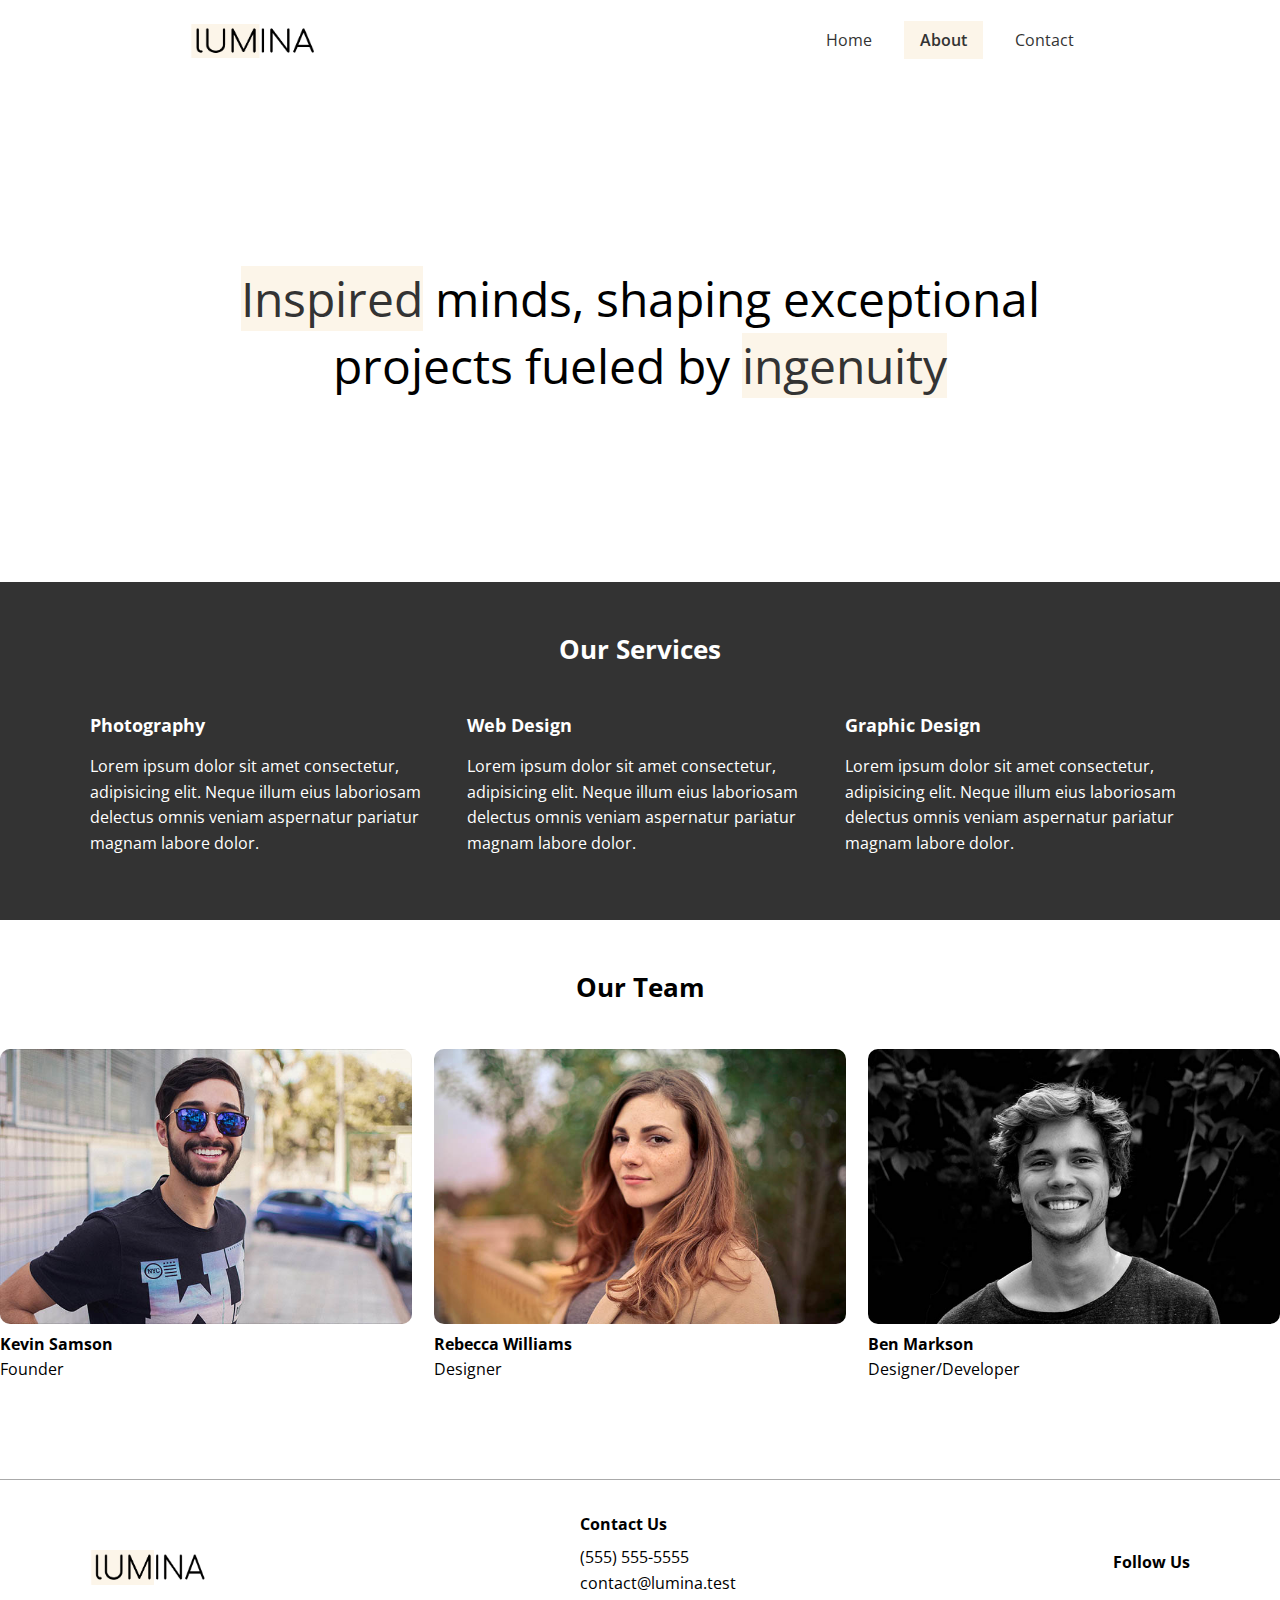
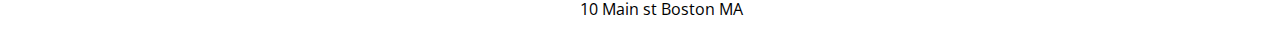
<file: about.html>
<!DOCTYPE html>
<html lang="en">
  <head>
    <meta charset="UTF-8" />
    <meta name="viewport" content="width=device-width, initial-scale=1.0" />
    <link
      rel="stylesheet"
      href="https://cdnjs.cloudflare.com/ajax/libs/font-awesome/6.5.2/css/all.min.css"
      integrity="sha512-SnH5WK+bZxgPHs44uWIX+LLJAJ9/2PkPKZ5QiAj6Ta86w+fsb2TkcmfRyVX3pBnMFcV7oQPJkl9QevSCWr3W6A=="
      crossorigin="anonymous"
      referrerpolicy="no-referrer"
    />
    <link rel="preconnect" href="https://fonts.googleapis.com" />
    <link rel="preconnect" href="https://fonts.gstatic.com" crossorigin />
    <link
      href="https://fonts.googleapis.com/css2?family=Open+Sans:ital,wght@0,300..800;1,300..800&display=swap"
      rel="stylesheet"
    />
    <link rel="stylesheet" href="css/style.css" />
    <link rel="shortcut icon" href="./images/favicon.ico" type="image/x-icon" />
    <title>About Lumina Creative</title>
  </head>
  <body>
    <header class="header">
      <div class="container container-sm header-flex">
        <img class="logo" src="./images/logo.png" alt="Logo" />
        <nav>
          <ul class="main-menu">
            <li><a href="/">Home</a></li>
            <li><a href="about.html" class="current">About</a></li>
            <li><a href="contact.html">Contact</a></li>
          </ul>
        </nav>
      </div>
    </header>
    <section class="hero">
      <div class="container container-sm">
        <h2>
          <span class="bg-primary">Inspired</span> minds, shaping exceptional
          projects fueled by <span class="bg-primary">ingenuity</span>
        </h2>
      </div>
    </section>
    <section class="services bg-dark">
      <div class="container">
        <h2 class="section-heading">Our Services</h2>

        <div class="services-flex">
          <div class="service-item">
            <h4>Photography</h4>
            <p>
              Lorem ipsum dolor sit amet consectetur, adipisicing elit. Neque
              illum eius laboriosam delectus omnis veniam aspernatur pariatur
              magnam labore dolor.
            </p>
          </div>
          <div class="service-item">
            <h4>Web Design</h4>
            <p>
              Lorem ipsum dolor sit amet consectetur, adipisicing elit. Neque
              illum eius laboriosam delectus omnis veniam aspernatur pariatur
              magnam labore dolor.
            </p>
          </div>
          <div class="service-item">
            <h4>Graphic Design</h4>
            <p>
              Lorem ipsum dolor sit amet consectetur, adipisicing elit. Neque
              illum eius laboriosam delectus omnis veniam aspernatur pariatur
              magnam labore dolor.
            </p>
          </div>
        </div>
      </div>
    </section>
    <section class="team">
      <div class="container container-lg">
        <h2 class="section-heading">Our Team</h2>
        <div class="team-flex">
          <div class="team-item">
            <img src="./images/team1.jpg" alt="Team Member">
            <h4>Kevin Samson</h4>
            <p>Founder</p>
          </div>
          <div class="team-item">
            <img src="./images/team2.jpg" alt="Team Member">
            <h4>Rebecca Williams</h4>
            <p>Designer</p>
          </div>
          <div class="team-item">
            <img src="./images/team3.jpg" alt="Team Member">
            <h4>Ben Markson</h4>
            <p>Designer/Developer</p>
          </div>
        </div>

      </div>
    </section>
    <footer class="footer">
      <div class="container footer-flex">
        <img src="./images/logo.png" alt="Lumina Creative Footer" />
        <div class="contact-div">
          <h4>Contact Us</h4>
          <ul>
            <li>(555) 555-5555</li>
            <li>contact@lumina.test</li>
            <li>10 Main st Boston MA</li>
          </ul>
        </div>
        <div class="social-div">
          <h4>Follow Us</h4>
          <a href="#"><i class="fab fa-facebook fa-2x"></i></a>
          <a href="#"><i class="fab fa-twitter fa-2x"></i></a>
          <a href="#"><i class="fab fa-instagram fa-2x"></i></a>
          <a href="#"><i class="fab fa-pinterest fa-2x"></i></a>
          <a href="#"><i class="fab fa-tumblr fa-2x"></i></a>
        </div>
      </div>
    </footer>

    <header></header>
  </body>
</html>
</file>
<file: css/style.css>
* {
  margin: 0;
  padding: 0;
  box-sizing: border-box;
}
:root {
  --primary-color: #fcf5e9;
  --dark-color: #333;
  --container-normal: 1100px;
  --container-wide: 1400px;
  --container-narrow: 900px;
}
body {
  font-family: "Open Sans", sans-serif;
  line-height: 1.6;
}
a {
  text-decoration: none;
  color: var(--dark-color);
}
ul {
  list-style: none;
}
img {
  max-width: 100%;
}
/* Utility classes */
.bg-primary {
  background-color: var(--primary-color);
  color: #333;
}
.bg-dark {
  background-color: var(--dark-color);
  color: #fff;
}
.bg-dark .bg-primary {
  padding: 0 0 0.3rem;
}
.btn {
  display: inline-block;
  padding: 1rem 2rem;
  border: 1px solid #333;
  background: transparent;
  font-family: inherit;
  font-size: inherit;
  cursor: pointer;
}
.btn:hover {
  background-color: #333;
  color: #fff;
}
.visually-hidden {
  clip: rect(0 0 0 0);
  clip-path: inset(50%);
  height: 1px;
  overflow: hidden;
  position: absolute;
  white-space: nowrap;
  width: 1px;
}
.section-heading {
  font-size: 1.6rem;
  text-align: center;
  margin-bottom: 40px;
}
/* Container */
.container {
  max-width: var(--container-normal);
  margin: 0 auto;
  padding: 0 1.5 rem;
}
.container-lg {
  max-width: var(--container-wide);
}
.container-sm {
  max-width: var(--container-narrow);
}
/* Header */
.header {
  margin: 1.5rem auto;
  /* 1rem = 14px */
}
.header .logo {
  width: 130px;
}
.header .header-flex {
  display: flex;
  justify-content: space-between;
  align-items: center;
}
.header .main-menu {
  display: flex;
  gap: 1rem;
}
.header .main-menu a {
  padding: 0.5rem 1rem;
}
.header .main-menu a:hover {
  background-color: var(--primary-color);
}
.current {
  background-color: var(--primary-color);
  font-weight: 600;
}
/* Hero */
.hero {
  height: 500px;
  display: flex;
  justify-content: center;
  align-items: center;
  text-align: center;
}
.hero h2 {
  font-size: 3rem;
  line-height: 1.4;
  font-weight: 400;
}
.gallery-flex {
  display: flex;
  flex-wrap: wrap;
  justify-content: center;
  gap: 20px;
}
.gallery-item {
  width: calc(33.333% - 20px);
}
.gallery-item img {
  border-radius: 10px;
}
.gallery-item:hover {
  opacity: 0.9;
}
/* footer */
.footer {
  border-top: 1px solid #aaa;
  padding: 2rem 1.5rem;
  margin-top: 2rem;
}
.footer-flex {
  display: flex;
  justify-content: space-between;
  align-items: center;
}
.footer img {
  width: 120px;
  height: 35px;
}
.footer h4 {
  font-size: 1rem;
  margin-bottom: 0.5rem;
}
/* Services */
.services {
  padding: 3rem 0 4rem;
}
.services-flex {
  display: flex;
  gap: 2rem;
}
.service-item h4 {
  margin-bottom: 15px;
  font-size: 1.1rem;
}
.service-item p {
  text-align: start;
}
/* Team */
.team {
  padding: 3rem 0 4rem;
}
.team-flex {
  display: flex;
  gap: 1.4rem;
}
.team-flex img {
  border-radius: 10px;
}
/* Contact */
.contact {
  padding: 3rem 0 4rem;
}
.contact p {
  text-align: center;
  margin: 2rem;
}
.form-group {
  margin: 2rem 0;
}
.form-group textarea,
.form-group input {
  border: none;
  border-bottom: 1px solid #333;
  width: 100%;
  font-family: inherit;
  font-size: inherit;
  padding-bottom: 1rem;
}
.form-group textarea{
  height: 200px;
}
.form-group input:focus,
.form-group textarea:focus{
  outline: 0;
}
.form-group .btn{
  width: 100%;
}
/* Responsiveness */
@media (max-width: 768px){
  .header, .header-flex, .footer, .footer-flex .services, .services-flex, .team, .team-flex{
    flex-direction: column;
    gap: 1.5rem;
  }
  .hero{
    height: 300px;
  }
  .hero h2{
    font-size: 1.8rem;
  }
  .gallery-item{
    width: calc(50% - 20px);
  }
  .footer .footer-flex{
    text-align: center;
  }
}
</file>
